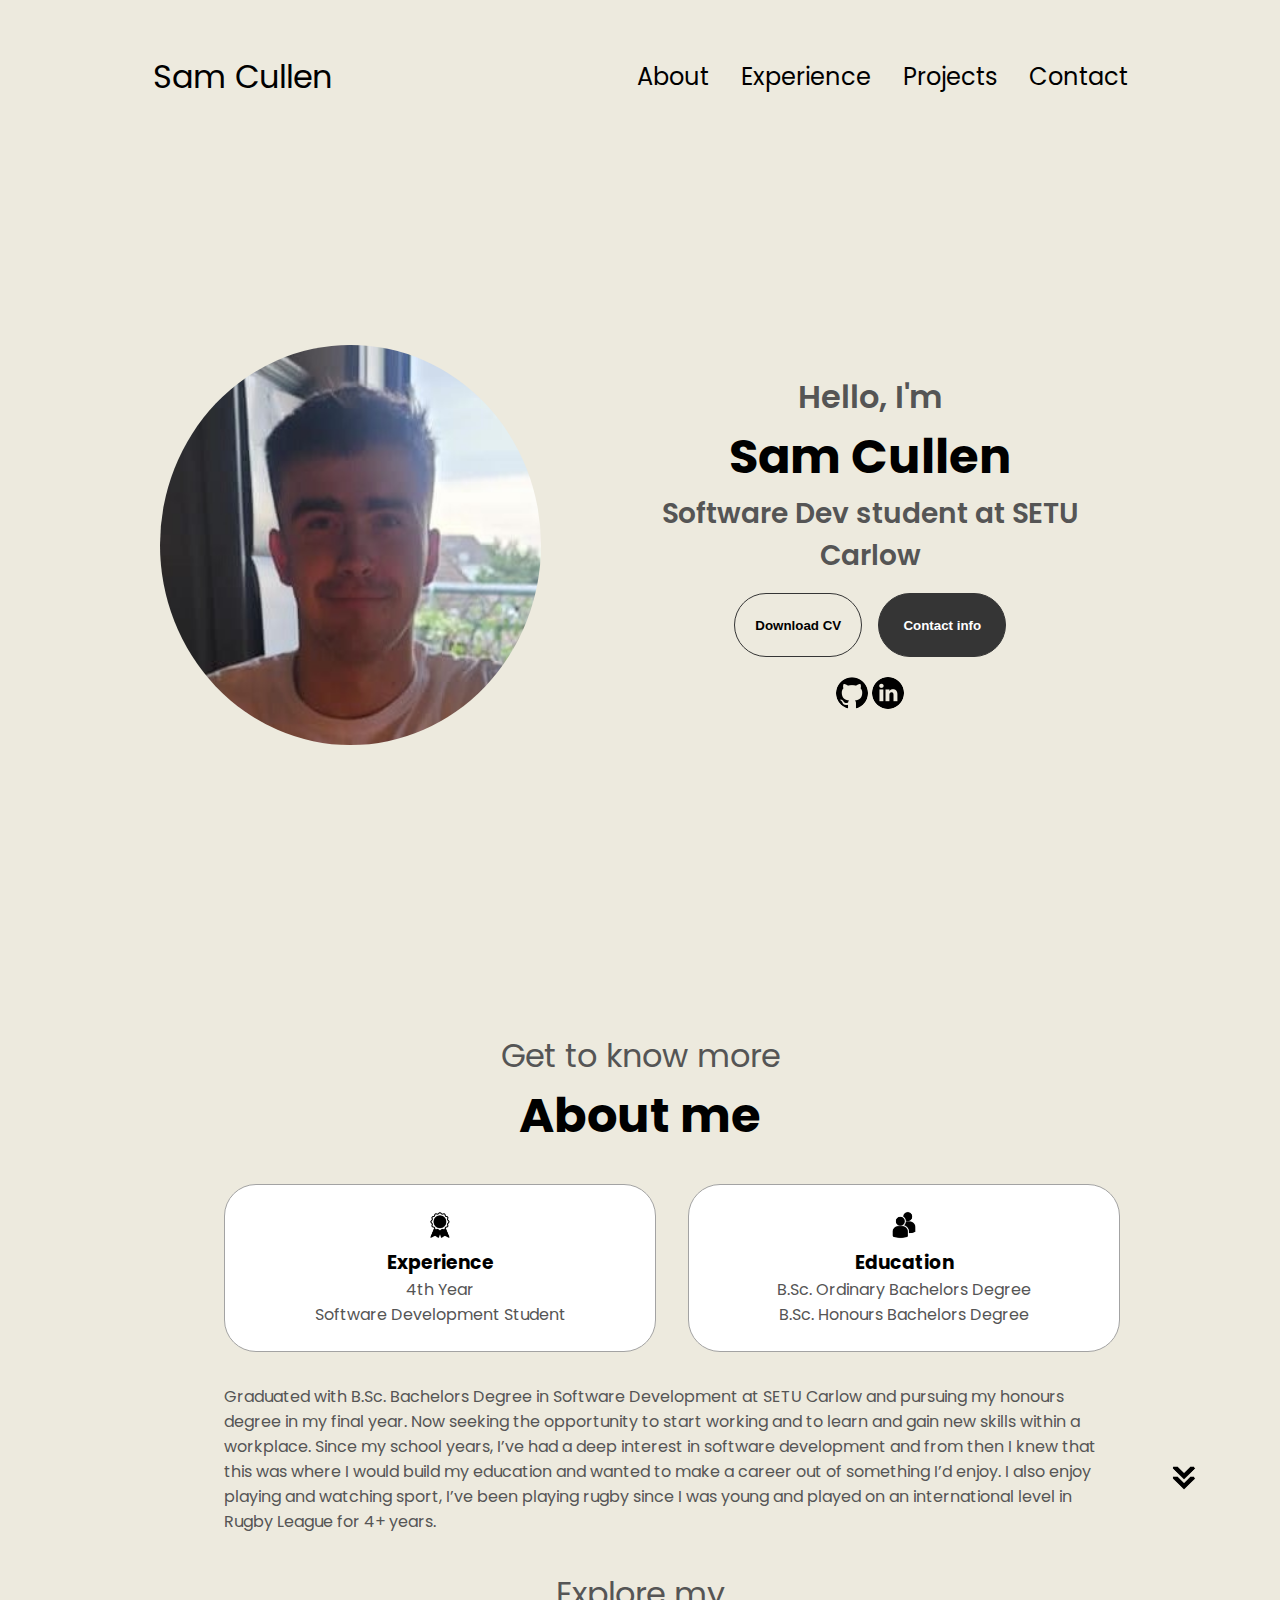
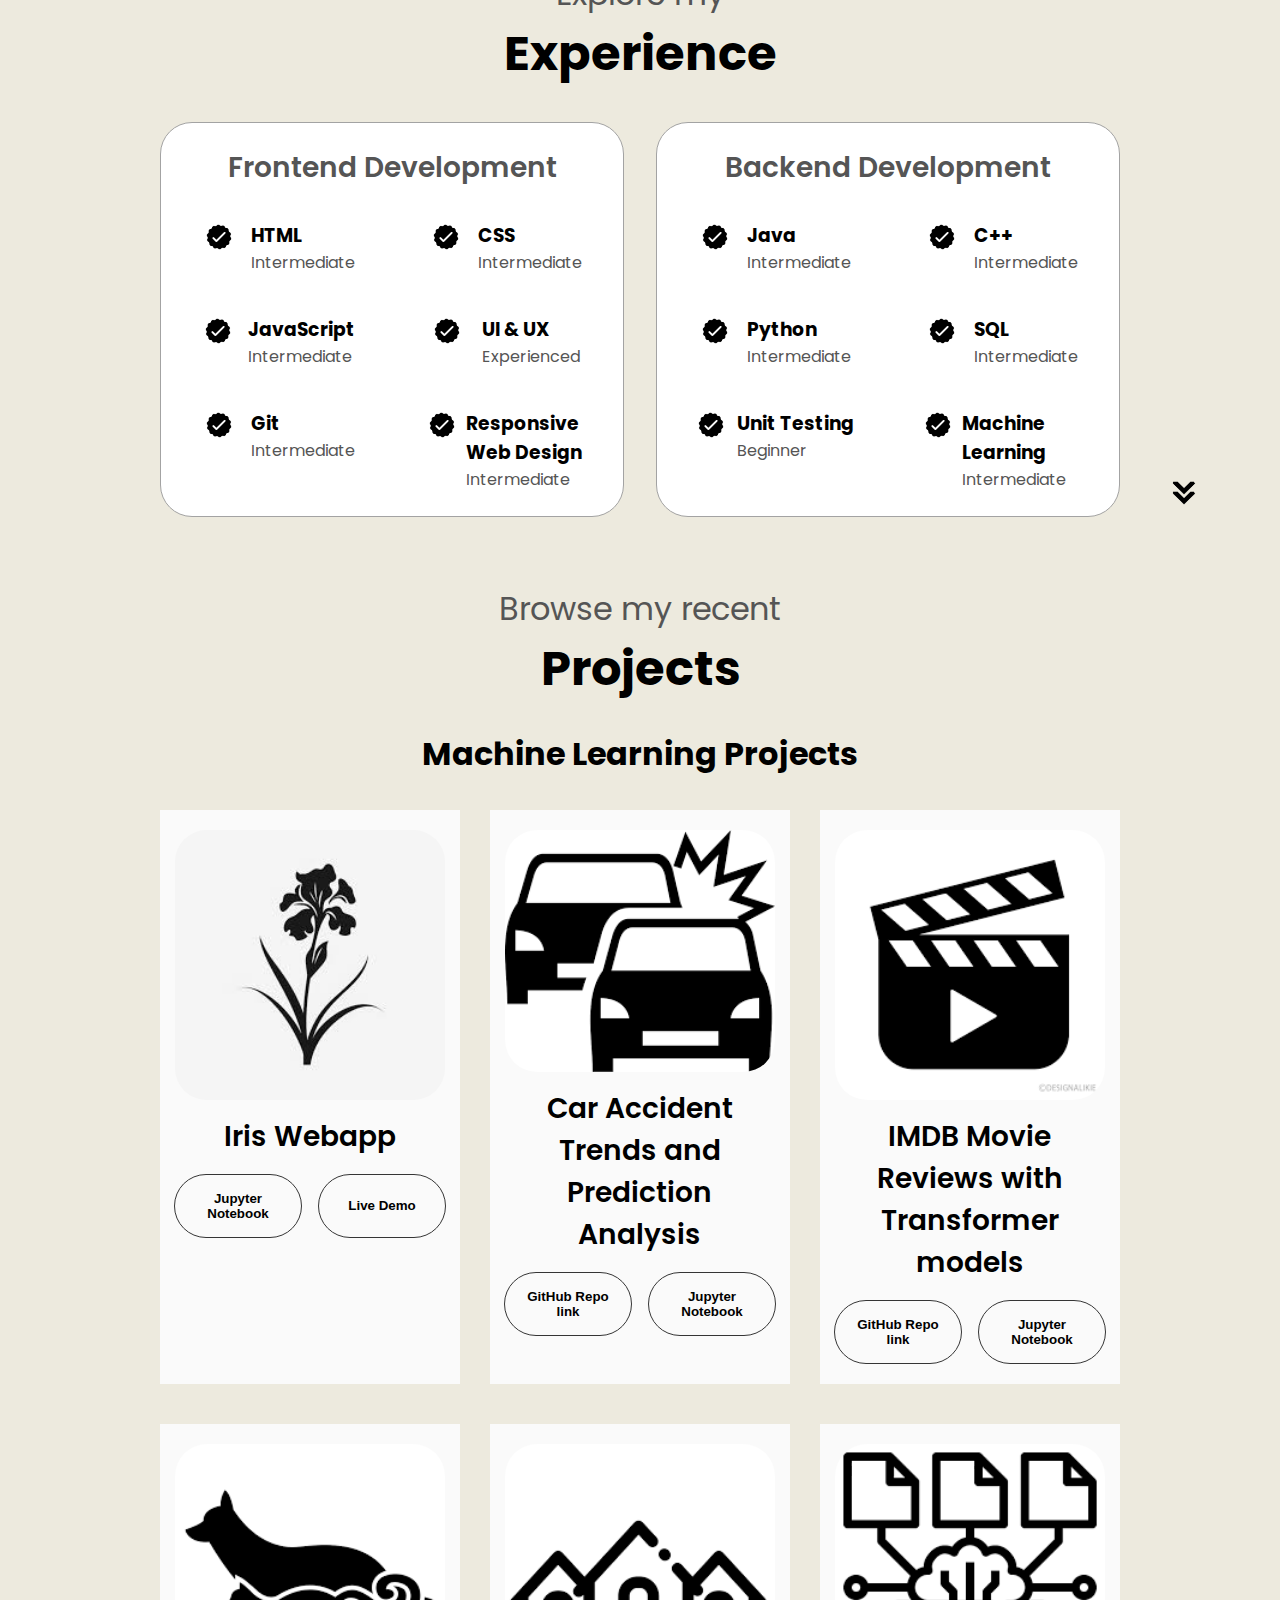
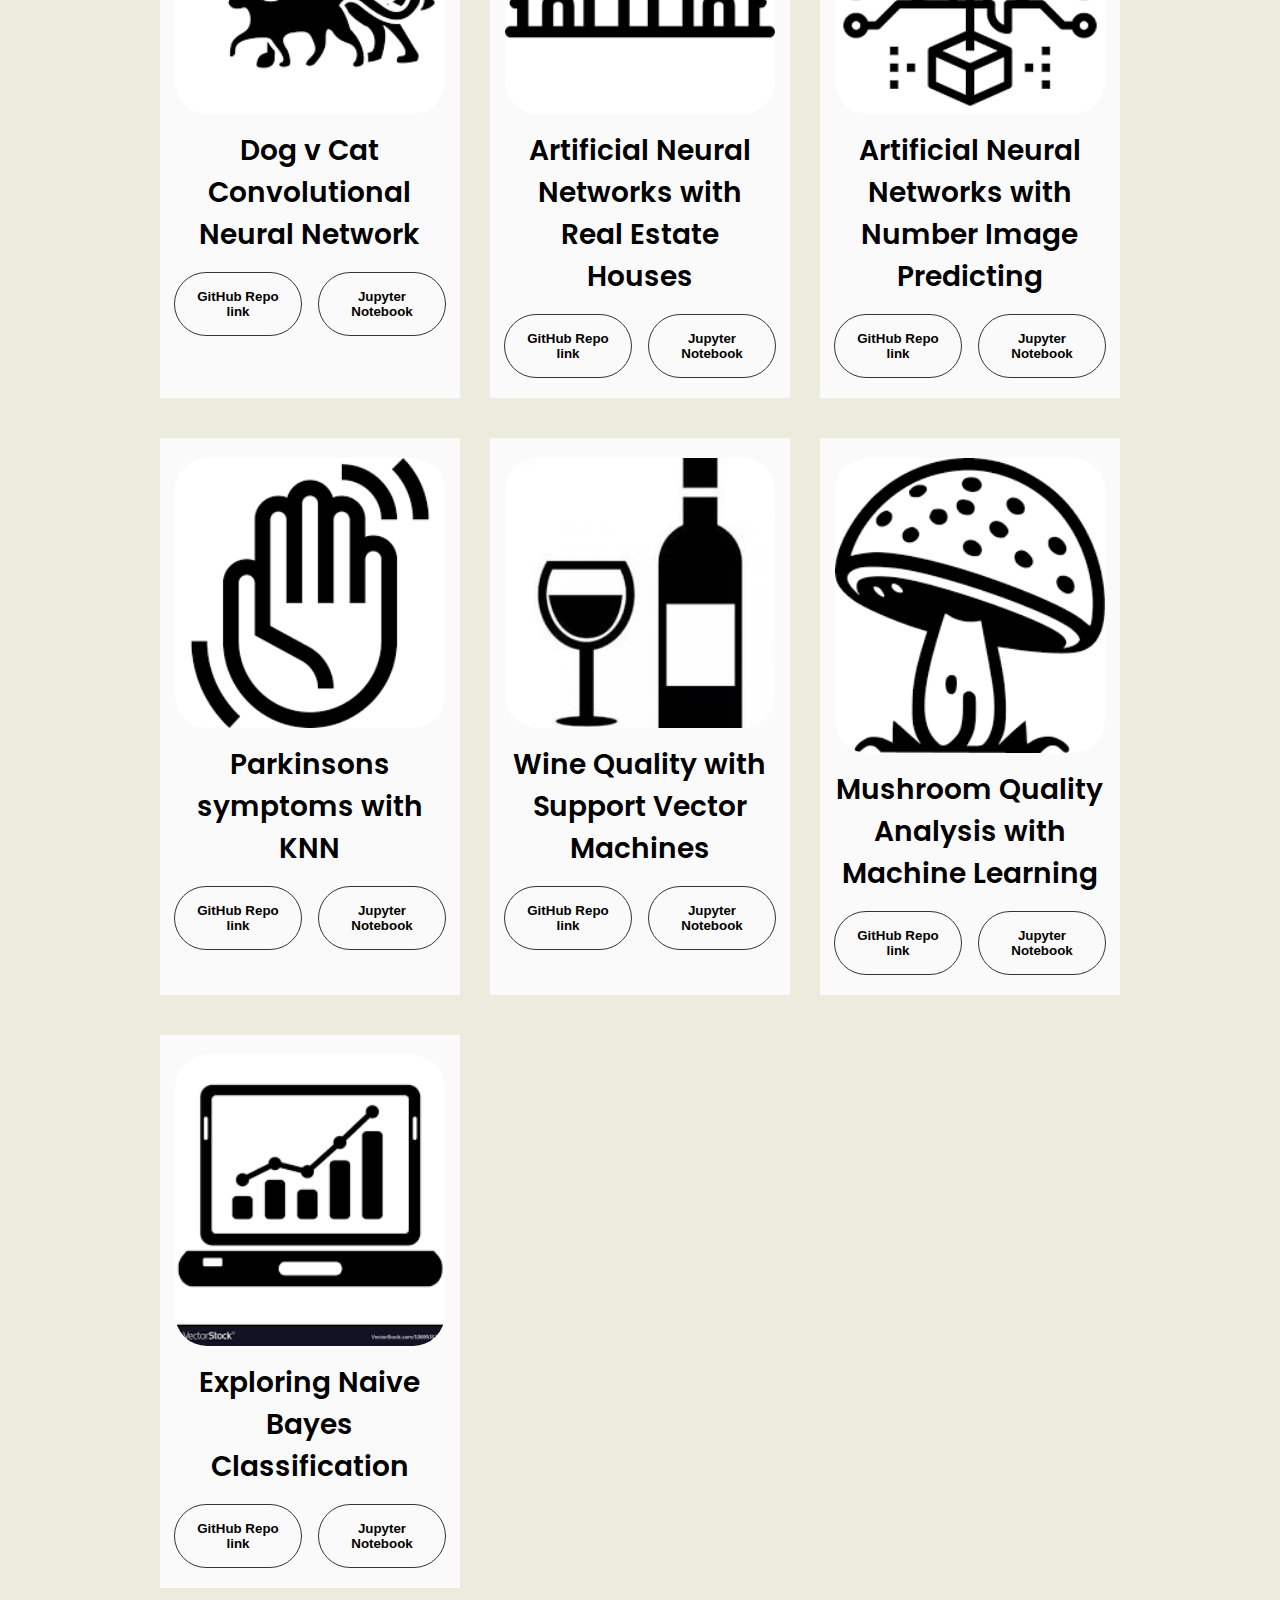
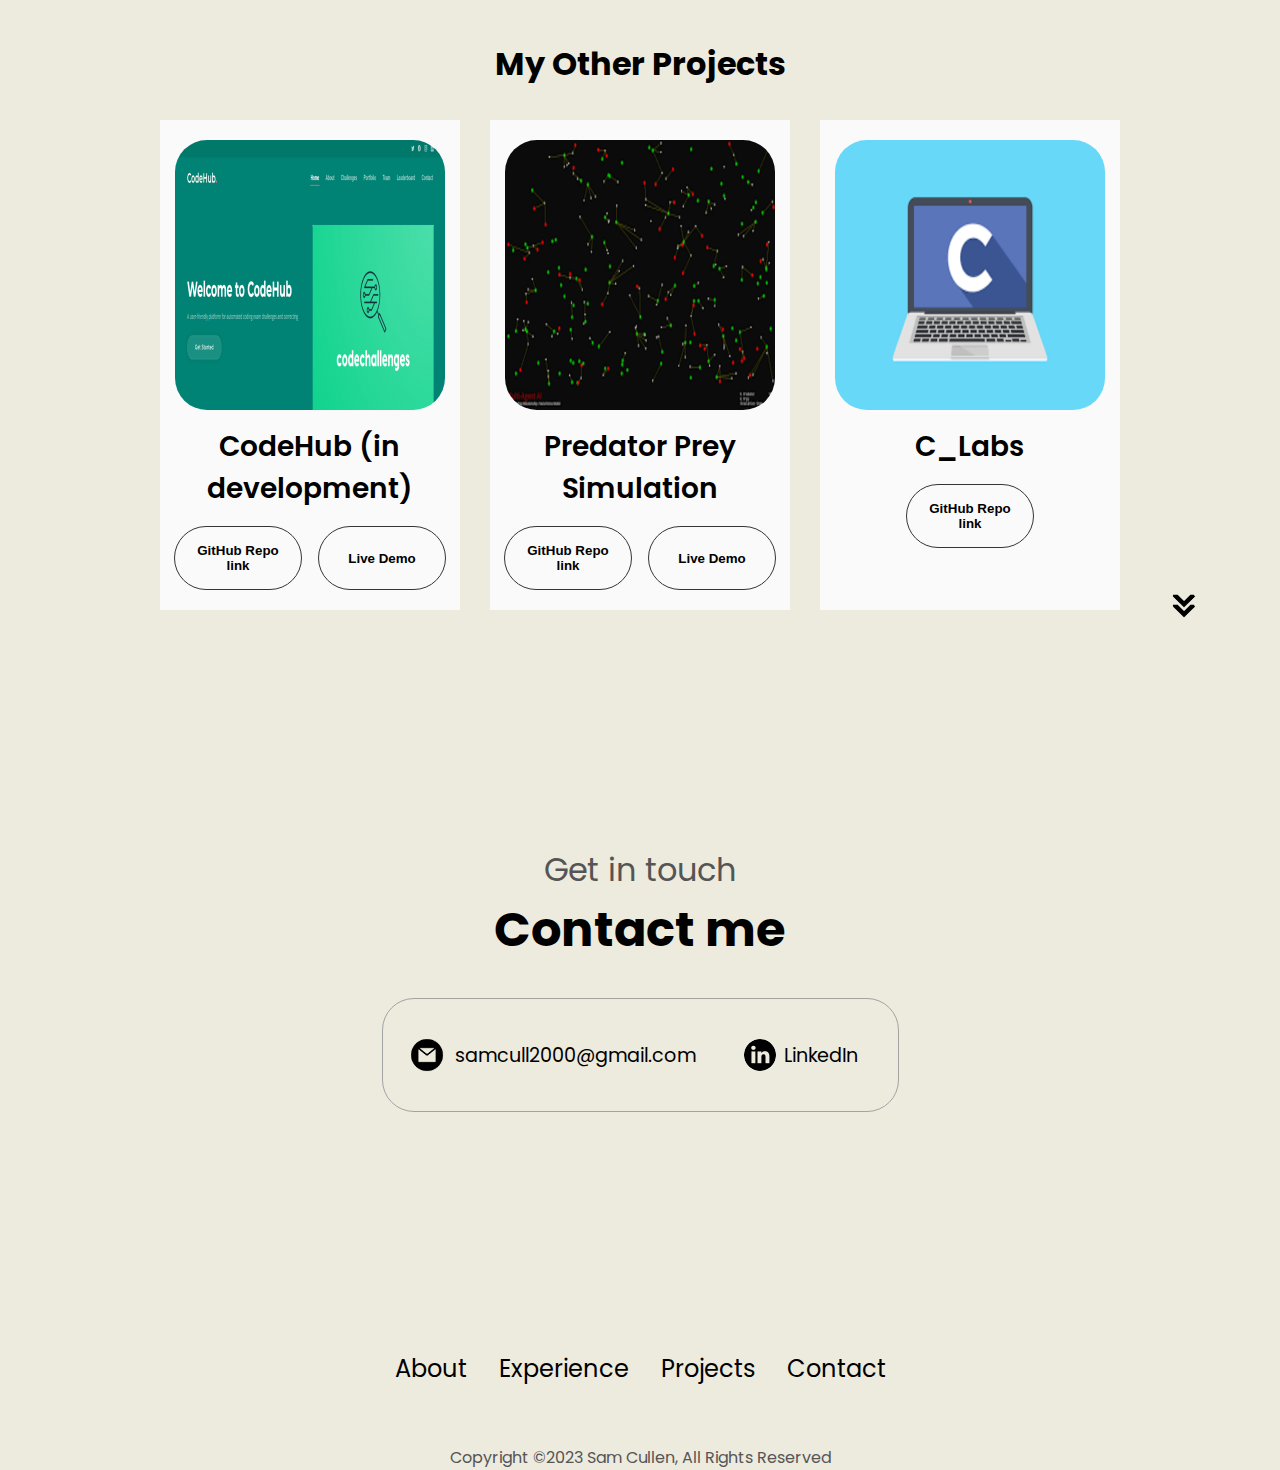
<file: index.html>
<!DOCTYPE html>
<html lang="en">

<head>
  <meta charset="UTF-8" />
  <meta name="viewport" content="width=device-width, initial-scale=1.0" />
  <title>My Portfolio</title>
  <link rel="stylesheet" href="style.css" />
  <link rel="stylesheet" href="mediaQ.css" />
</head>
<body>
  <nav id="desktop-nav">
    <div class="logo">Sam Cullen</div>
    <div>
      <ul class="nav-links">
        <li><a href="#about">About</a></li>
        <!-- link to about page -->
        <li><a href="#experience">Experience</a></li>
        <!-- link to about page -->
        <li><a href="#projects">Projects</a></li>
        <!-- link to about page -->
        <li><a href="#contact">Contact</a></li>
        <!-- link to about page -->
      </ul>
    </div>
  </nav>
  <!-- Nav links for hamburger -->
  <nav id="hamburger-nav">
    <div class="logo">Sam Cullen</div>
    <div class="hamburger-menu">
      <div class="hamburger-icon" onclick="toggleMenu()">
        <span></span>
        <span></span>
        <span></span>
      </div>
      <div class="menu-links">
        <li>
          <!-- link to about page -->
          <a href="#about" onclick="toggleMenu()">About</a>
        </li>
        <!-- link to experience page-->
        <li><a href="#experience" onclick="toggleMenu()">Experience</a></li>
        <!-- link to projects page -->
        <li><a href="#projects" onclick="toggleMenu()">Projects</a></li>
        <!-- link to contact page-->
        <li><a href="#contact" onclick="toggleMenu()">Contact</a></li>
      </div>
    </div>
  </nav>

  <!-- First page -->
  <section id="profile"><!-- Open here for Profile-->
    <div class="section__pic-container">
       <img src="./assets/me.jpg" alt="Sam Cullen picture" /> 
    </div>
    <div class="section__text">
      <p class="section__text__p1">Hello, I'm</p>
      <h1 class="title">Sam Cullen</h1>
      <p class="section__text__p2">Software Dev student at SETU Carlow</p>

      <!-- LinkedIn & GitHub buttons-->
      <div class="btn-container">
        <button class="btn btn-color-2" onclick="window.open('./assets/SamCullenCV.pdf')">
          Download CV
        </button>
        <button class="btn btn-color-1" onclick="location.href='./#contact'">
          Contact info
        </button>
      </div>
      <div id="socials=container">
        <img src="./assets/github.png" alt="My Github Profile" class="icon"
          onclick="location.href='https://github.com/SamCull'" />
        <img src="./assets/linkedin.png" alt="My Linkedin Profile" class="icon"
          onclick="location.href='https://www.linkedin.com/in/sam-cullen-489a46221/'" />
      </div>
    </div>
    
    
  </section>

  <!-- Second page -->
  <section id="about"><!-- Open here for About-->
    <p class="section__text__p1">Get to know more</p>
    <h1 class="title">About me</h1>
    <div class="section-container">
      <div class="section_pic-container">
        <!-- <img src="./assets/me0.jpg" alt="Profile picture" class="about-pic" /> -->
      </div>
      <div class="about_details_container">
        <div class="about-containers">
          <div class="details-containers">
            <img src="./assets/experience.png" alt="experience-icon" class="icon" />
            <h3>Experience</h3>
            <p>
              4th Year <br />
              Software Development Student
            </p>
          </div>
          <div class="details-containers">
            <img src="./assets/education.png" alt="education-icon" class="icon" />
            <h3>Education</h3>
            <p>
              B.Sc. Ordinary Bachelors Degree <br />
              B.Sc. Honours Bachelors Degree
            </p>
          </div>
        </div>
        <div class="text-container">
          <p>
            Graduated with B.Sc. Bachelors Degree in Software Development at
            SETU Carlow and pursuing my honours degree in my final year. Now
            seeking the opportunity to start working and to learn and gain new
            skills within a workplace. Since my school years, I’ve had a deep
            interest in software development and from then I knew that this
            was where I would build my education and wanted to make a career
            out of something I’d enjoy. I also enjoy playing and watching
            sport, I’ve been playing rugby since I was young and played on an
            international level in Rugby League for 4+ years.
          </p>
        </div>
      </div>
    </div>
    <img src="./assets/arrow.png" alt="Arrow icon" class="icon arrow" onclick="location.href='./#experience'" />
  </section>

  <!-- Third page -->
  <section id="experience"> <!-- Open here for Experience -->
    <!-- Creating tables including Front/Back end skills -->
    <p class="section__text__p1"> Explore my</p>
    <h1 class="title">Experience</h1>
    <div class="experience-details-container">
      <div class="about-containers">
        <div class="details-containers">
          <!-- Frontend info -->
          <h2 class="experience-sub-title"> Frontend Development</h2>
          <div class="article-container">
            <article>
              <img src="./assets/checkmark.png" alt="Experience icon" class="icon" />
              <div>
                <h3>HTML</h3>
                <p>Intermediate</p>
              </div>
            </article>
            <article>

              <img src="./assets/checkmark.png" alt="Experience icon" class="icon">
              <div>
                <h3>CSS</h3>
                <p>Intermediate</p>
              </div>
            </article>
            <article>
              <img src="./assets/checkmark.png" alt="Experience icon" class="icon">
              <div>
                <h3>JavaScript </h3>
                <p>Intermediate</p>
              </div>
            </article>
            <article>
              <img src="./assets/checkmark.png" alt="Experience icon" class="icon">
              <div>
                <h3>UI & UX</h3>
                <p>Experienced</p>
              </div>
            </article>
            <article>
              <img src="./assets/checkmark.png" alt="Experience icon" class="icon">
              <div>
                <h3>Git</h3>
                <p>Intermediate</p>
              </div>
            </article>
            <article>
              <img src="./assets/checkmark.png" alt="Experience icon" class="icon">
              <div>
                <h3>Responsive Web Design</h3>
                <p>Intermediate</p>
              </div>
            </article>
          </div>
        </div>
        <div class="details-containers">
          <!-- Backend info -->
          <h2 class="experience-sub-title"> Backend Development</h2>
          <div class="article-container">
            <article>
              <img src="./assets/checkmark.png" alt="Experience icon" class="icon" />
              <div>
                <h3>Java</h3>
                <p>Intermediate</p>
              </div>
            </article>
            <article>

              <img src="./assets/checkmark.png" alt="Experience icon" class="icon">
              <div>
                <h3>C++</h3>
                <p>Intermediate</p>
              </div>
            </article>
            <article>
              <img src="./assets/checkmark.png" alt="Experience icon" class="icon">
              <div>
                <h3>Python</h3>
                <p>Intermediate</p>
              </div>
            </article>
            <article>
              <img src="./assets/checkmark.png" alt="Experience icon" class="icon">
              <div>
                <h3>SQL</h3>
                <p>Intermediate</p>
              </div>
            </article>
            <article>
              <img src="./assets/checkmark.png" alt="Experience icon" class="icon">
              <div>
                <h3>Unit Testing</h3>
                <p>Beginner</p>
              </div>
            </article>
            <article>
              <img src="./assets/checkmark.png" alt="Experience icon" class="icon">
              <div>
                <h3>Machine Learning</h3>
                <p>Intermediate</p>
              </div>
            </article>
          </div>
        </div>
      </div>
    </div>
    <img src="./assets/arrow.png" alt="Arrow icon" class="icon arrow" onclick="location.href='./#projects'" />
  </section>

  <!-- Fourth page -->
  <section id="projects"> <!-- Open here for Projects -->
    <p class="section__text__p1">Browse my recent</p>
    <h1 class="title">Projects</h1> <br>
    <h2 class="project-type">Machine Learning Projects</h2>

    <div class="experience-details-container">
      <div class="about-containers">
        <!-- Copy and paste this div to add more projects -->
        <div class="details-container color-container">
          <div class="article-container">
            <img src="./assets/iris1.jpg" alt="Project 1" class="project-img">
          </div>
          <h2 class="experience-sub-title project-title">Iris Webapp</h2>
          <div class="btn-container">
            <button class="btn btn-color-2 project-btn" onclick="window.open('https://github.com/SamCull/DataScience/blob/main/Notebooks/Iris%20Webapp.ipynb', '_blank')">
              Jupyter Notebook  
              </button>
              <button class="btn btn-color-2 project-btn" onclick="window.open('irisdemo.html')">
                Live Demo
              </button>
          </div>
        </div> <!-- to here -->

        <div class="details-container color-container">
          <div class="article-container">
            <img src="./assets/cars.jpg" alt="Project 2" class="project-img">
          </div>
          <h2 class="experience-sub-title project-title">Car Accident Trends and Prediction Analysis</h2>
          <div class="btn-container">
            <button class="btn btn-color-2 project-btn" onclick="window.open('https://github.com/SamCull/DataScience/blob/main/Notebooks', '_blank')">
              GitHub Repo link
            </button>
            <button class="btn btn-color-2 project-btn" onclick="window.open('https://github.com/SamCull/DataScience/blob/main/carAccidentData.ipynb', '_blank')">
            Jupyter Notebook
            </button>
          </div>
        </div> <!-- to here -->

        <div class="details-container color-container">
          <div class="article-container">
            <img src="./assets/cinema.jpg" alt="Project 2" class="project-img">
          </div>
          <h2 class="experience-sub-title project-title">IMDB Movie Reviews with Transformer models</h2>
          <div class="btn-container">
            <button class="btn btn-color-2 project-btn" onclick="window.open('https://github.com/SamCull/DataScience/blob/main/Notebooks', '_blank')">
              GitHub Repo link
            </button>
            <button class="btn btn-color-2 project-btn" onclick="window.open('https://github.com/SamCull/DataScience/blob/main/Notebooks/IMDB_Transformer.ipynb', '_blank')">
            Jupyter Notebook
            </button>
          </div>
        </div> <!-- to here -->

        <div class="details-container color-container">
          <div class="article-container">
            <img src="./assets/animals.jpg" alt="Project 2" class="project-img">
          </div>
          <h2 class="experience-sub-title project-title">Dog v Cat Convolutional Neural Network</h2>
          <div class="btn-container">
            <button class="btn btn-color-2 project-btn" onclick="window.open('https://github.com/SamCull/DataScience/blob/main/Notebooks', '_blank')">
              GitHub Repo link
            </button>
            <button class="btn btn-color-2 project-btn" onclick="window.open('https://github.com/SamCull/DataScience/blob/main/Notebooks/DogsCatsCNN.ipynb', '_blank')">
            Jupyter Notebook
            </button>
          </div>
        </div> <!-- to here -->

        <div class="details-container color-container">
          <div class="article-container">
            <img src="./assets/house.jpg" alt="Project 3" class="project-img">
          </div>
          <h2 class="experience-sub-title project-title">Artificial Neural Networks with Real Estate Houses</h2>
          <div class="btn-container">
            <button class="btn btn-color-2 project-btn" onclick="window.open('https://github.com/SamCull/DataScience/blob/main/Notebooks', '_blank')">
              GitHub Repo link
            </button>
            <button class="btn btn-color-2 project-btn" onclick="window.open('https://github.com/SamCull/DataScience/blob/main/Notebooks/NeuralNetwork1.ipynb', '_blank')">
            Jupyter Notebook
            </button>
          </div>
        </div> <!-- to here -->

        <div class="details-container color-container">
          <div class="article-container">
            <img src="./assets/numbers.jpg" alt="Project 4" class="project-img">
          </div>
          <h2 class="experience-sub-title project-title">Artificial Neural Networks with Number Image Predicting</h2>
          <div class="btn-container">
            <button class="btn btn-color-2 project-btn" onclick="window.open('https://github.com/SamCull/DataScience/blob/main/Notebooks', '_blank')">
              GitHub Repo link
            </button>
            <button class="btn btn-color-2 project-btn" onclick="window.open('https://github.com/SamCull/DataScience/blob/main/Notebooks/NeuralNetwork2.ipynb', '_blank')">
            Jupyter Notebook
            </button>
          </div>
        </div> <!-- to here -->

        <div class="details-container color-container">
          <div class="article-container">
            <img src="./assets/parkinsons.jpg" alt="Project 5" class="project-img">
          </div>
          <h2 class="experience-sub-title project-title">Parkinsons symptoms with KNN</h2>
          <div class="btn-container">
            <button class="btn btn-color-2 project-btn" onclick="window.open('https://github.com/SamCull/DataScience/blob/main/Notebooks', '_blank')">
              GitHub Repo link
            </button>
            <button class="btn btn-color-2 project-btn" onclick="window.open('https://github.com/SamCull/DataScience/blob/main/Notebooks/kNearestNeighbour.ipynb', '_blank')">
            Jupyter Notebook
            </button>
          </div>
        </div> <!-- to here -->

        <div class="details-container color-container">
          <div class="article-container">
            <img src="./assets/wine.jpg" alt="Project 6" class="project-img">
          </div>
          <h2 class="experience-sub-title project-title">Wine Quality with Support Vector Machines</h2>
          <div class="btn-container">
            <button class="btn btn-color-2 project-btn" onclick="window.open('https://github.com/SamCull/DataScience/blob/main/Notebooks', '_blank')">
              GitHub Repo link
            </button>
            <button class="btn btn-color-2 project-btn" onclick="window.open('https://github.com/SamCull/DataScience/blob/main/Notebooks/Support-Vector-Machines.ipynb', '_blank')">
            Jupyter Notebook
            </button>
          </div>
        </div> <!-- to here -->

        <div class="details-container color-container">
          <div class="article-container">
            <img src="./assets/mushroom.jpg" alt="Project 6" class="project-img">
          </div>
          <h2 class="experience-sub-title project-title">Mushroom Quality Analysis with Machine Learning</h2>
          <div class="btn-container">
            <button class="btn btn-color-2 project-btn" onclick="window.open('https://github.com/SamCull/DataScience/blob/main/Notebooks', '_blank')">
              GitHub Repo link
            </button>
            <button class="btn btn-color-2 project-btn" onclick="window.open('https://github.com/SamCull/DataScience/blob/main/Notebooks/Mushroom_quality.ipynb', '_blank')">
            Jupyter Notebook
            </button>
          </div>
        </div> <!-- to here -->

        <div class="details-container color-container">
          <div class="article-container">
            <img src="./assets/naive.jpg" alt="Project 7" class="project-img">
          </div>
          <h2 class="experience-sub-title project-title">Exploring Naive Bayes Classification</h2>
          <div class="btn-container">
            <button class="btn btn-color-2 project-btn" onclick="window.open('https://github.com/SamCull/DataScience/blob/main/Notebooks', '_blank')">
              GitHub Repo link
            </button>
            <button class="btn btn-color-2 project-btn" onclick="window.open('https://github.com/SamCull/DataScience/blob/main/Notebooks/Naive-Bayes.ipynb', '_blank')">
            Jupyter Notebook
            </button>
          </div>
        </div> <!-- to here -->
      </div>  <!-- Project secition closing div -->


      <h2 class="project-type">My Other Projects</h2>
      <div class="about-containers">
        <!-- Copy and paste this div to add more projects -->
        <div class="details-container color-container">
          <div class="article-container">
            <img src="./assets/codehub.png" alt="Project 1" class="project-img">
          </div>
          <h2 class="experience-sub-title project-title">CodeHub (in development)</h2>
          <div class="btn-container">
            <button class="btn btn-color-2 project-btn" onclick="window.open('https://github.com/SamCull/CodeHub', '_blank')">
              GitHub Repo link
            </button>
            <button class="btn btn-color-2 project-btn" onclick="window.open('codehub.html')">
              Live Demo
            </button>
          </div>
        </div> <!-- to here -->

        <div class="details-container color-container">
          <div class="article-container">
            <img src="./assets/predatorprey.jpg" alt="Project 2" class="project-img">
          </div>
          <h2 class="experience-sub-title project-title">Predator Prey Simulation</h2>
          <div class="btn-container">
            <button class="btn btn-color-2 project-btn" onclick="window.open('https://github.com/SamCull/Wa-tor', '_blank')">
              GitHub Repo link
            </button>
            <button class="btn btn-color-2 project-btn" onclick="window.open('wator.html')">
              Live Demo
            </button>
          </div>
        </div> <!-- to here -->
        <div class="details-container color-container">
          <div class="article-container">
            <img src="./assets/c.png" alt="Project 2" class="project-img">
          </div>
          <h2 class="experience-sub-title project-title">C_Labs</h2>
          <div class="btn-container">
            <button class="btn btn-color-2 project-btn" onclick="window.open('https://github.com/SamCull/C_Labs', '_blank')">
              GitHub Repo link
            </button>
          </div>
        </div> <!-- to here -->
      </div>
      </div>
      
      


    </div>
    <img src="./assets/arrow.png" alt="Arrow icon" class="icon arrow" onclick="location.href='./#contact'" />
  </section>

  <!-- Fifth page -->
  <section id="contact"> <!-- Open here for Contact-->
    <p class="section__text__p1"> Get in touch</p>
    <h1 class="title">Contact me </h1>
    <div class="contact-info-upper-container">
      <div class="contact-info-container">
        <img src="./assets/email.png" alt="Email icon" class="icon contact-icon email-icon" />
        <p><a href="mailto:examplemail@gmail.com"> samcull2000@gmail.com</a></p>
      </div>
      <div class="contact-info-container">
        <div class="contact-info-container">
          <img src="./assets/linkedin.png" alt="LinkedIn icon" class="icon contact-icon" />
          <p><a href="https://www.linkedin.com/in/sam-cullen-489a46221/" target="_blank">LinkedIn</a></p>
        </div>
      </div>
    </div>

  </section>

  <!-- Footer -->
  <footer>
    <nav>
      <div class="nav-links-container">
        <ul class="nav-links">
          <li><a href="#about">About</a></li>
          <!-- link to about page -->
          <li><a href="#experience">Experience</a></li>
          <!-- link to about page -->
          <li><a href="#projects">Projects</a></li>
          <!-- link to about page -->
          <li><a href="#contact">Contact</a></li>
          <!-- link to about page -->
        </ul>
      </div>
    </nav>
    <p>Copyright &#169;2023 Sam Cullen, All Rights Reserved</p>
  </footer>
  <script src="script.js"></script>
</body>

</html>
</file>
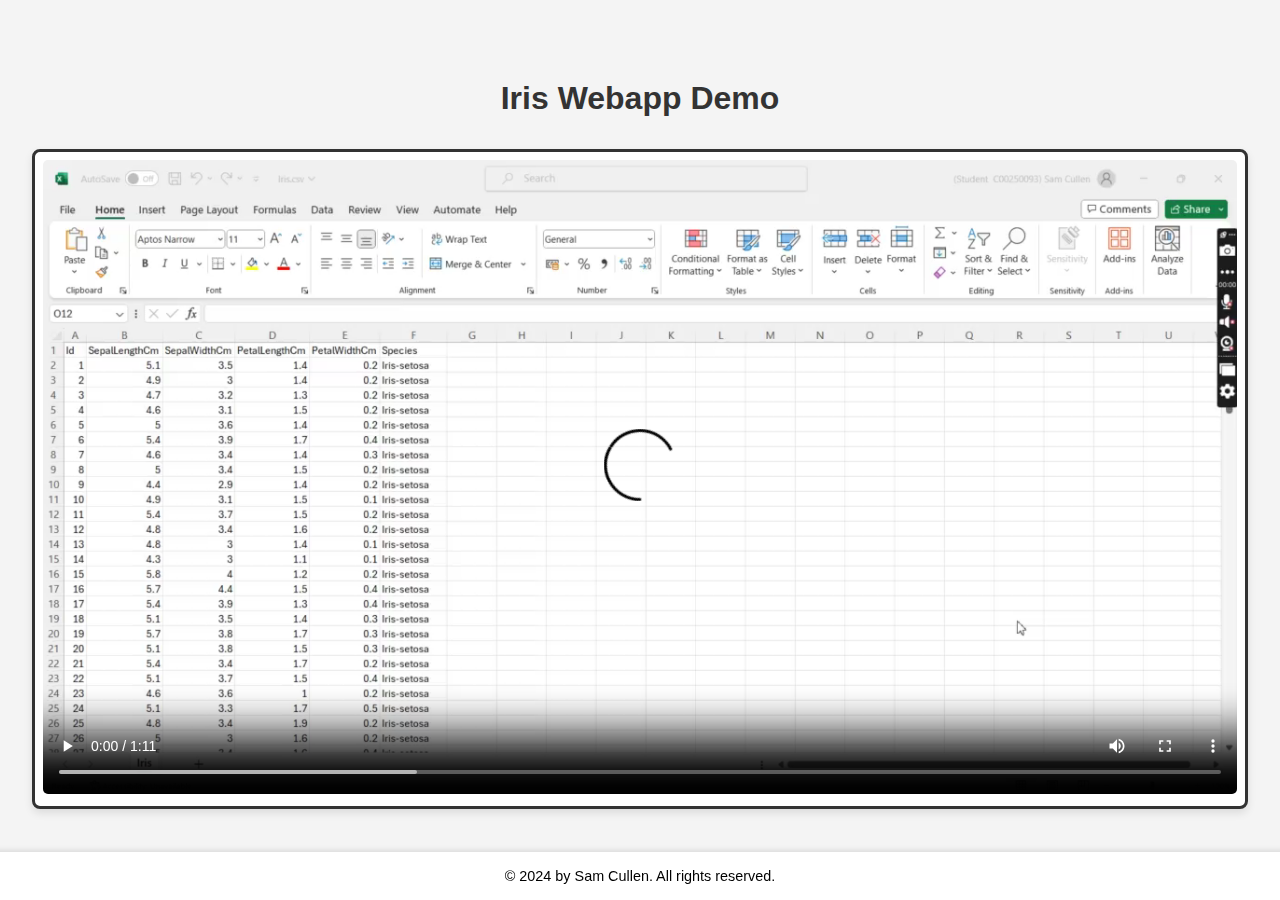
<file: irisdemo.html>
<!DOCTYPE html>
<html lang="en">
<head>
    <meta charset="UTF-8">
    <meta name="viewport" content="width=device-width, initial-scale=1.0">
    <title>Iris Webapp Demo</title>
    <style>
        body {
            font-family: 'Poppins', sans-serif;
            margin: 0;
            padding: 0;
            display: flex;
            justify-content: center;
            align-items: center;
            height: 100vh;
            background-color: #f4f4f4;
        }
        .container {
            text-align: center;
            padding: 2rem;
        }
        h1 {
            color: #333;
            margin-bottom: 2rem;
        }
        .video-container {
            padding: 0.5rem; /* Padding around the video */
            background: #fff; /* Background color for the padding area */
            box-shadow: 0 4px 8px rgba(0,0,0,0.1);
            margin-bottom: 2rem;
            border-radius: 8px;
            overflow: hidden;
            border: 3px solid #333; /* Border around the video box */
        }
        video {
            width: 100%; /* Responsive video width */
            height: auto; /* Maintain aspect ratio */
            border-radius: 5px; /* Slightly rounded corners for the video itself */
        }
        footer {
            position: fixed;
            bottom: 0;
            width: 100%;
            text-align: center;
            padding: 1rem;
            background-color: #fff;
            box-shadow: 0 -2px 5px rgba(0,0,0,0.1);
            font-size: 0.9rem;
        }
    </style>
</head>
<body>

<div class="container">
    <h1>Iris Webapp Demo</h1>
    <div class="video-container">
        <!-- HTML5 Video Player -->
        <video controls>
            <source src="./assets/iris.mp4" type="video/mp4">
            Your browser does not support the video tag.
        </video>
    </div>
</div>

<footer>
    © 2024 by Sam Cullen. All rights reserved.
</footer>

</body>
</html>
</file>
<file: style.css>
/* GENERAL */
@import url("https://fonts.googleapis.com/css2?family=Poppins:wght@300;400;500;600&display=swap");

* {
  margin: 0;
  padding: 0;
}

body {
  /* Font of page */
  font-family: "Poppins", sans-serif;
  background-color: #EDEADE;
}

html {
  scroll-behavior: smooth;
}

p {
  color: rgb(85, 85, 85);
}

img {
  max-width: 100%;
  height: auto;
  border-radius: 50%;  
}

/* Transitions */
a,
.btn {
  transition: all 300ms ease;
  margin-bottom: 20px;
}

/* Desktop nav */
nav,
.nav-links {
  display: flex;
}

nav {
  justify-content: space-around;
  align-items: center;
  height: 17vh;
  /*match screen height*/
}

.nav-links {
  /* Gap between menu options */
  gap: 2rem;
  list-style: none;
  font-size: 1.5rem;
}

a {
  /* Nav color */
  color: black;
  text-decoration: none;
  text-decoration-color: white;
}

a:hover {
  /*line under topics*/
  color: grey;
  text-decoration: underline;
  text-underline-offset: 1rem;
  text-decoration-color: 181, 181, 181;
}

.logo {
  font-size: 2rem;
}

.logo:hover {
  cursor: default;
}

/* Hamburger menu */
/* Fixing hamburger to suit screen, shorten to 
hamburger depending on screen size */
#hamburger-nav {
  display: none;
}

.hamburger-menu {
  position: relative;
  display: inline-block;
}

.hamburger-icon {
  display: flex;
  flex-direction: column;
  justify-content: space-between;
  height: 24px;
  width: 30px;
  cursor: pointer;
}

.hamburger-icon span {
  /*hamburger icon details*/
  width: 100%;
  height: 2px;
  background-color: black;
  transition: 0.3 ease-in-out;
}

.menu-links {
  /* Backround of words in hamburger */
  position: absolute;
  top: 100%;
  right: 0;
  background-color: white;
  width: fit-content;
  max-height: 0;
  overflow: hidden;
  transition: all 0.3 ease-in-out;
}

.menu-links a {
  /* Words in hamburger */
  display: block;
  padding: 10px;
  text-align: center;
  font-size: 1.5rem;
  color: black;
  text-decoration: none;
  transition: all 0.3 ease-in-out;
}

.menu-links li {
  list-style: none;
}

/* linked to JS */
.menu-links.open {
  max-height: 300px;
}

.hamburger-icon.open span:first-child {
  transform: rotate(45deg) translate(10px, 5px);
}

.hamburger-icon.open span:nth-child(2) {
  opacity: 0;
}

.hamburger-icon.open span:last-child {
  transform: rotate(-45deg) translate(10px, -5px);
}

.hamburger-icon span:first-child {
  transform: none;
}

.hamburger-icon span:first-child {
  opacity: 1;
}

.hamburger-icon span:first-child {
  transform: none;
}

/* Sections */
section {
  padding-top: 4vh;
  height: 96vh;
  margin: 0 10rem;
  box-sizing: border-box;
  min-height: fit-content;
}

.section-container {
  display: flex;
}

/* Profile */
#profile {
  /*Main text positioning */
  display: flex;
  justify-content: center;
  gap: 5rem;
  height: auto; /* Adjusted from a fixed height to auto */
  min-height: 80vh; /* Ensure a minimum height, but allow it to grow */
}

.section__pic-container {
  display: flex;
  height: 600px;
  width: 600px;
  margin: auto 0;
}

.section__text {
  /* Gap betw buttons and icons*/
  align-self: center;
  text-align: center;
}

.section__text p {
  /* Software Dev text */
  font-weight: 600;
}

.section__text__p1 {
  /* Hello I'm text */
  text-align: center;
  font-size: 2rem;
}

.section__text__p2 {
  /* Soft dev text */
  font-size: 1.75rem;
  margin-bottom: 1rem;
}

.title {
  /* Sam Cullen text*/
  font-size: 3rem;
  text-align: center;
}

#socials-container {
  display: flex;
  justify-content: center;
  margin-top: 1rem;
  gap: 1rem;
}

/* Icons */
.icon {
  cursor: pointer;
  height: 2rem;
}

/* Buttons */
.btn-container {
  display: flex;
  justify-content: center;
  gap: 1rem;
}

.btn {
  font-weight: 600;
  transition: all 300ms ease;
  padding: 1rem;
  width: 8rem;
  border-radius: 2rem;
}

.btn-color-1,
.btn-color-2 {
  border: rgb(53, 53, 53) 0.1rem solid;
}

.btn-color-1:hover,
.btn-color-2:hover {
  cursor: pointer;
}

.btn-color-1,
.btn-color-2:hover {
  background: rgb(53, 53, 53);
  color: white;
}

.btn-color-1:hover {
  background: rgb(0, 0, 0);
}

.btn-color-2 {
  background: none;
}

.btn-color-2:hover {
  border: rgb(255, 255, 255) 0.1rem solid;
}

.btn-container {
  gap: 1rem;
}

/* Buttons Download CV & Contact info */
.btn-container {
  display: flex;
  justify-content: center;
  gap: 1rem;
}

.btn {
  /* Download CV text */
  font-weight: 600;
  transition: all 300ms ease;
  padding: 1rem;
  width: 8rem;
  height: 4rem;
  border-radius: 2rem;
  color: black;
}

.btn-color-1,
.btn-color-2 {
  /* Download & Contact buttons */
  border: rgb(53, 53, 53) 0.1rem solid;
}

.btn-color-1:hover,
.btn-color-2:hover {
  cursor: pointer;
}

.btn-color-1,
.btn-color-2:hover {
  /* Contact info*/
  background: rgb(53, 53, 53);
  color: white;
}

.btn-color-1:hover {
  background: rgb(0, 0, 0);
}

.btn-color-2 {
  background: none;
}

.btn-color-2:hover {
  border: rgb(255, 255, 255) 0.1rem solid;
}

.btn-container {
  gap: 1rem;
}

/* Page 2 */
/* ABOUT SECTION */

#about {
  position: relative;
}

.about-containers {
  gap: 2rem;
  margin-bottom: 2rem;
  margin-top: 2rem;
}

.about-details-container {
  justify-content: center;
  flex-direction: column;
}

.about-containers,
.about-details-container {
  display: flex;
}

.about-pic {
  margin-top: 3rem;
  border-radius: 50%;
  height: 45vh;
  /* edit in/out */
  width: 220vh;
  /* edit in/out */
  
}

.arrow {
  position: absolute;
  right: -5rem;
  bottom: 2.5rem;
}


.details-containers {
  /* Experience tab in About page*/
  padding: 1.5rem;
  flex: 1;
  background: white;
  border-radius: 2rem;
  border: rgb(53, 53, 53) 0.1rem solid;
  border-color: rgb(163, 163, 163);
  text-align: center;
}

.section-container {
  /*About pic and text */
  gap: 4rem;
  height: 80%;
}

.section__pic-container {
  height: 400px;
  width: 400px;
  margin: auto 0;
}

/* Experience section */
#experience {
  position: relative;
}

.experience-sub-title {
  /* Front/Backend Text */
  color: rgb(85, 85, 85);
  font-weight: 600;
  font-size: 1.75rem;
  margin-bottom: 2rem;
  text-align: center;
}

.experience-details-container {
  display: flex;
  justify-content: center;
  flex-direction: column;
}

.article-container {
  /* Content inside box */
  /* Skills wrap under eachother to fit more */
  display: flex;
  text-align: initial;
  flex-wrap: wrap;
  flex-direction: row;
  gap: 2.5rem;
  justify-content: space-around;
}

article {
  /*Distance between icon and skills */
  display: flex;
  width: 10rem;
  justify-content: space-around;
  gap: 0.5rem;
}

article .icon {
  cursor: default;
}

/* Projects section */
#projects {
  position: relative;
}

.projects-sub-title {
  /* Front/Backend Text */
  color: rgb(85, 85, 85);
  font-weight: 600;
  font-size: 1.75rem;
  margin-bottom: 2rem;
}
#projects .about-containers {
  display: flex;
  flex-wrap: wrap;
  justify-content: space-between; /* This will spread the project cards evenly */
  gap: 20px; /* Adjust the gap to your preference */
}

/* Set the project cards to take up one-third of the container's width */
#projects .details-container {
  flex: 0 0 calc(33.333% - 20px); /* Subtract the gap from the width */
  margin-bottom: 20px; /* This adds space between the rows */
}
section {
  padding-top: 4vh;
  margin: 0 10rem;
  box-sizing: border-box;
  min-height: fit-content; /* This allows the section to grow with the content */
  height: auto; /* New line added */
}

/* For smaller screens, adjust the number of items per row */
@media (max-width: 1024px) {
  #projects .details-container {
    flex: 0 0 calc(50% - 20px); /* For two items per row */
  }
}

@media (max-width: 768px) {
  #projects .details-container {
    flex: 0 0 100%; /* For one item per row */
  }
}

.color-container{
  border-color: rgb(163, 163, 163);
  background: rgb(250, 250, 250);
}
.project-img{
  border-radius: 2rem;
  width: 90%;
  height: 90%;
  margin-top: 20px;
}
.project-title{
margin: 1rem;
color: black;
}
.project.btn{
  color:black;
  border-color: rgb(163, 163, 163);
}

/* Contact section */
#contact {
  display: flex;
  justify-content: center;
  flex-direction: column;
  height: auto; /* Adjusted from a fixed height to auto */
  min-height: 70vh; /* Ensure a minimum height, but allow it to grow */
}
.contact-info-upper-container{
  display: flex;
  justify-content: center;
  border-radius: 2rem;
  border: rgb(53, 53, 53) 0.1rem solid;
  border-color: rgb(163, 163, 163);
  background: (250,250,250);
  margin: 2rem auto;
  padding: 0.5rem;
}
.contact-info-container{
  display: flex;
  align-items: center;
  justify-content: center;
  gap: 0.5rem;
  margin: 1rem;
}
.contact-info-container p{
  font-size: larger;
}
.contact-icon{
  cursor:default;
}
.email-icon{
  height: 2.5rem;
}
/* Footer section */
footer{
  height: 26vg;
  margin: 0 1rem;
}
footer p{
  text-align: center;
}
.portfolio .portfolio-flters {
  padding: 0 0 20px 0;
  margin: 0 auto;
  list-style: none;
  text-align: center;
}

.portfolio .portfolio-flters li {
  cursor: pointer;
  display: inline-block;
  padding: 0;
  font-size: 18px;
  font-weight: 500;
  margin: 0 10px;
  line-height: 1;
  transition: all 0.3s ease-in-out;
}

.portfolio .portfolio-flters li:hover,
.portfolio .portfolio-flters li.filter-active {
  color: var(--color-primary);
}

.portfolio .portfolio-flters li:first-child {
  margin-left: 0;
}

.portfolio .portfolio-flters li:last-child {
  margin-right: 0;
}

@media (max-width: 575px) {
  .portfolio .portfolio-flters li {
    font-size: 14px;
    margin: 0 5px;
  }
}

.portfolio .portfolio-wrap {
  box-shadow: 0px 10px 30px rgba(0, 0, 0, 0.1);
  border-radius: 10px;
  height: 100%;
  overflow: hidden;
}

.portfolio .portfolio-wrap img {
  transition: 0.3s;
  position: relative;
  z-index: 1;
}

.portfolio .portfolio-wrap .portfolio-info {
  padding: 25px 20px;
  background-color: #fff;
  position: relative;
  border-top: 1px solid #f3f3f3;
  z-index: 2;
}

.portfolio .portfolio-wrap .portfolio-info h4 {
  font-size: 18px;
  font-weight: 600;
  padding-right: 50px;
}

.portfolio .portfolio-wrap .portfolio-info h4 a {
  color: var(--color-default);
  transition: 0.3s;
}

.portfolio .portfolio-wrap .portfolio-info h4 a:hover {
  color: var(--color-primary);
}

.portfolio .portfolio-wrap .portfolio-info p {
  color: #6c757d;
  font-size: 14px;
  margin-bottom: 0;
  padding-right: 50px;
}

.portfolio .portfolio-wrap:hover img {
  transform: scale(1.1);
}

/*--------------------------------------------------------------
# Portfolio Details Section
--------------------------------------------------------------*/
.portfolio-details .portfolio-details-slider img {
  width: 100%;
}

.portfolio-details .portfolio-details-slider .swiper-pagination .swiper-pagination-bullet {
  width: 12px;
  height: 12px;
  background-color: rgba(255, 255, 255, 0.7);
  opacity: 1;
}
.project-type {
  text-align: center;
  font-size: 2rem;
}
</file>
<file: mediaQ.css>
@media screen and (max-width:1400px){ /* for mobile/desktop - fixes page to screen */
#profile{
    height: 83vh;
    margin-bottom: 6rem;
}
.about-containers{
    flex-wrap: wrap;
}
}



@media screen and (max-width:1200px){ /* for mobile/desktop - fixes page to screen */
    #desktop-nav{
        display: none;
    }
    #hamburger-nav{
        display: flex;
    }
    #experience, .experience-details-container{
        margin-top: 2rem;
    }
    #profile, .section-container{
        display: block;
    }
    .arrow{
        display: none;
    }
    section, .section-container{
        height: fit-content;
    }
    section{
        margin: 0 5%;
    }
    .section__pic-container{
        width: 275px;
        height: 275px;
        margin: 0 auto 2rem;
    }
    .about-containers{
        margin-top: 0;
    }
}

@media screen and (max-width:1200px){ /* for mobile/desktop - fixes page to screen */
#contact, footer{
    height: 40vh;
}
#profile{
    height: 83vh;
    margin-bottom: 0;
}
article{
    font-size: 1rem;
}
footer nav{
    height: fit-content;
    margin-bottom: 2rem;
}
.about-containers, .contact-info-upper-container, .btn-container{
    flex-wrap: wrap;
}
.contact-info-container{
    margin: 0;
}
.contact-info-container p, .nav-links li a {
    font-size: 1rem;
}
.experience-sub-title{
    font-size: 1.25rem;
}
.logo{
    font-size: 1.5rem;
}
.nav-links{
    flex-direction: column;
    gap:0.5rem;
    text-align: center;
}
.section__pic-container{
    width: auto;
    height: 46vw;
    justify-content: center;
}
.section__text__p2{
    font-size: 1.25rem;
}
.title{
    font-size: 2rem;
}
.text-container{
    text-align: justify;
}
}
</file>
